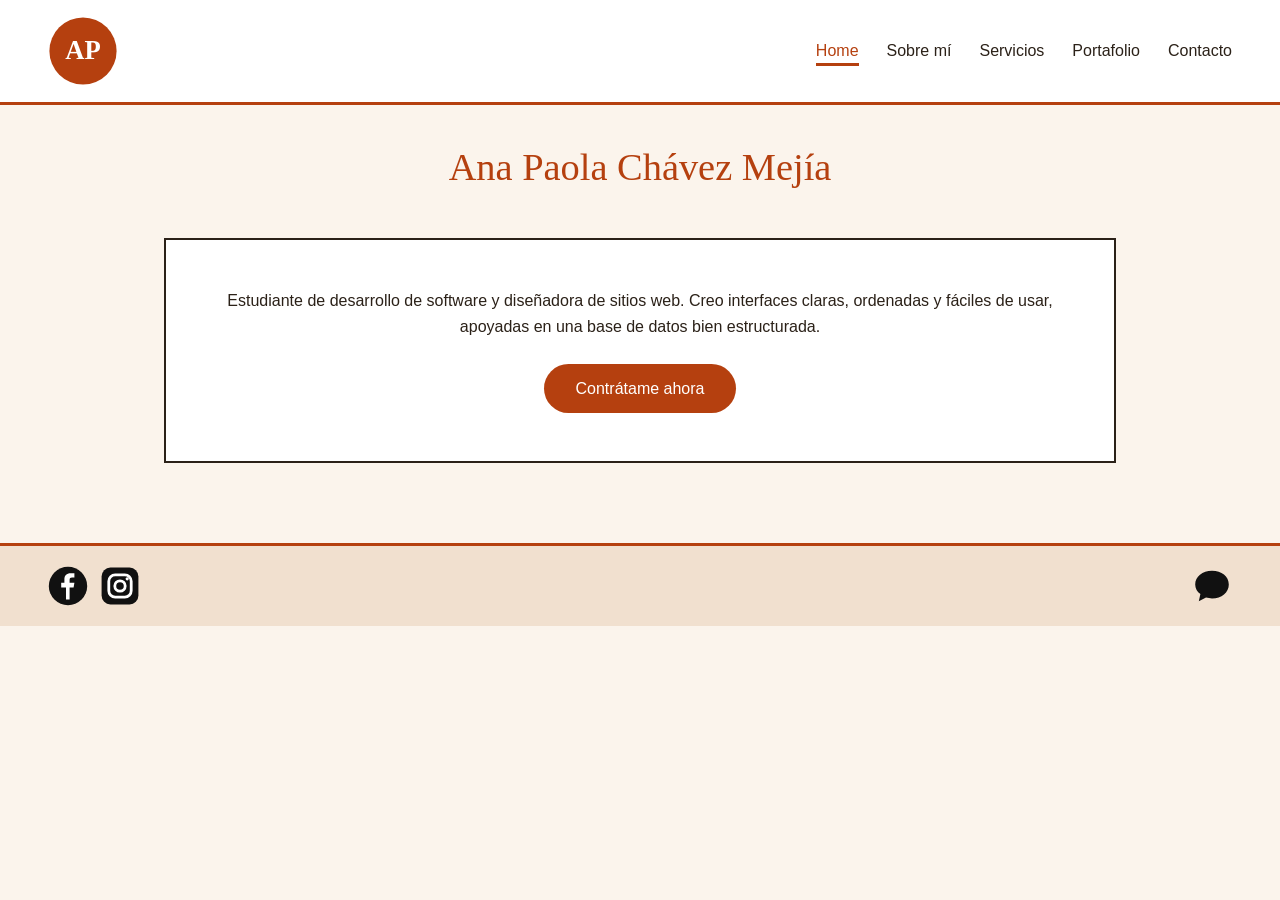
<file: index.html>
<!DOCTYPE html>
<html lang="es">
<head>
  <meta charset="UTF-8">
  <meta name="viewport" content="width=device-width, initial-scale=1.0">
  <title>Home | Ana Paola Chávez Mejía</title>
  <link rel="stylesheet" href="styles.css">
</head>
<body>
  <header class="encabezado">
    <a href="index.html"><img id="logo" src="img/logo.svg" alt="Logotipo con las iniciales AP"></a>
    <nav>
      <ul>
        <li><a href="index.html" class="activo" aria-current="page">Home</a></li>
        <li><a href="sobre-mi.html">Sobre mí</a></li>
        <li><a href="servicios.html">Servicios</a></li>
        <li><a href="portafolio.html">Portafolio</a></li>
        <li><a href="contacto.html">Contacto</a></li>
      </ul>
    </nav>
  </header>

  <main class="contenedor">
    <h1>Ana Paola Chávez Mejía</h1>
    <section class="presentacion">
      <p>Estudiante de desarrollo de software y diseñadora de sitios web. Creo interfaces claras, ordenadas y fáciles de usar, apoyadas en una base de datos bien estructurada.</p>
      <a class="boton-primario" href="contacto.html">Contrátame ahora</a>
    </section>
  </main>

  <footer class="pie">
    <div class="redes">
      <a href="https://www.facebook.com/" target="_blank" rel="noopener"><img src="img/facebook.svg" alt="Facebook"></a>
      <a href="https://www.instagram.com/" target="_blank" rel="noopener"><img src="img/instagram.svg" alt="Instagram"></a>
    </div>
    <a href="contacto.html"><img src="img/chat.svg" alt="Ir a la página de contacto"></a>
  </footer>
</body>
</html>
</file>
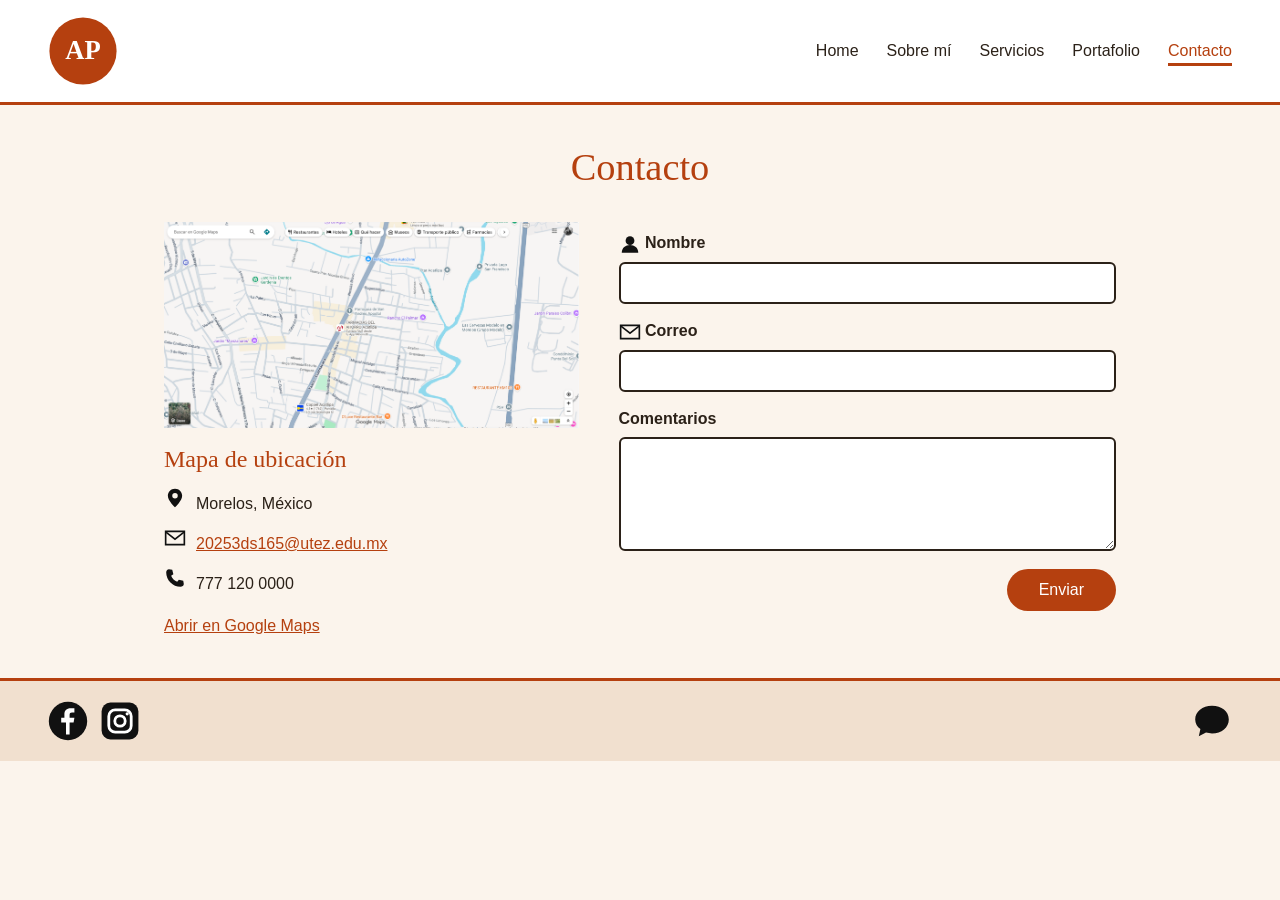
<file: contacto.html>
<!DOCTYPE html>
<html lang="es">
<head>
  <meta charset="UTF-8">
  <meta name="viewport" content="width=device-width, initial-scale=1.0">
  <title>Contacto | Ana Paola Chávez Mejía</title>
  <link rel="stylesheet" href="styles.css">
</head>
<body>
  <header class="encabezado">
    <a href="index.html"><img id="logo" src="img/logo.svg" alt="Logotipo con las iniciales AP"></a>
    <nav>
      <ul>
        <li><a href="index.html">Home</a></li>
        <li><a href="sobre-mi.html">Sobre mí</a></li>
        <li><a href="servicios.html">Servicios</a></li>
        <li><a href="portafolio.html">Portafolio</a></li>
        <li><a href="contacto.html" class="activo" aria-current="page">Contacto</a></li>
      </ul>
    </nav>
  </header>

  <main class="contenedor">
    <h1>Contacto</h1>
    <div class="contacto">
      <section class="datos">
        <img src="img/mapa.jpg" alt="Mapa de ubicación en Google Maps">
        <h2>Mapa de ubicación</h2>
        <ul>
          <li><img src="img/ico-pin.svg" alt="" class="icono"> Morelos, México</li>
          <li><img src="img/ico-mail.svg" alt="" class="icono"> <a href="mailto:20253ds165@utez.edu.mx">20253ds165@utez.edu.mx</a></li>
          <li><img src="img/ico-phone.svg" alt="" class="icono"> 777 120 0000</li>
        </ul>
        <a href="https://www.google.com/maps" target="_blank" rel="noopener">Abrir en Google Maps</a>
      </section>
      <form class="formulario" action="#" method="post">
        <label for="nombre"><img src="img/ico-user.svg" alt="" class="icono"> Nombre</label>
        <input type="text" id="nombre" name="nombre">
        <label for="correo"><img src="img/ico-mail.svg" alt="" class="icono"> Correo</label>
        <input type="email" id="correo" name="correo">
        <label for="comentarios">Comentarios</label>
        <textarea id="comentarios" name="comentarios" rows="5"></textarea>
        <button type="submit" class="boton-primario">Enviar</button>
      </form>
    </div>
  </main>

  <footer class="pie">
    <div class="redes">
      <a href="https://www.facebook.com/" target="_blank" rel="noopener"><img src="img/facebook.svg" alt="Facebook"></a>
      <a href="https://www.instagram.com/" target="_blank" rel="noopener"><img src="img/instagram.svg" alt="Instagram"></a>
    </div>
    <a href="contacto.html"><img src="img/chat.svg" alt="Ir a la página de contacto"></a>
  </footer>
</body>
</html>
</file>
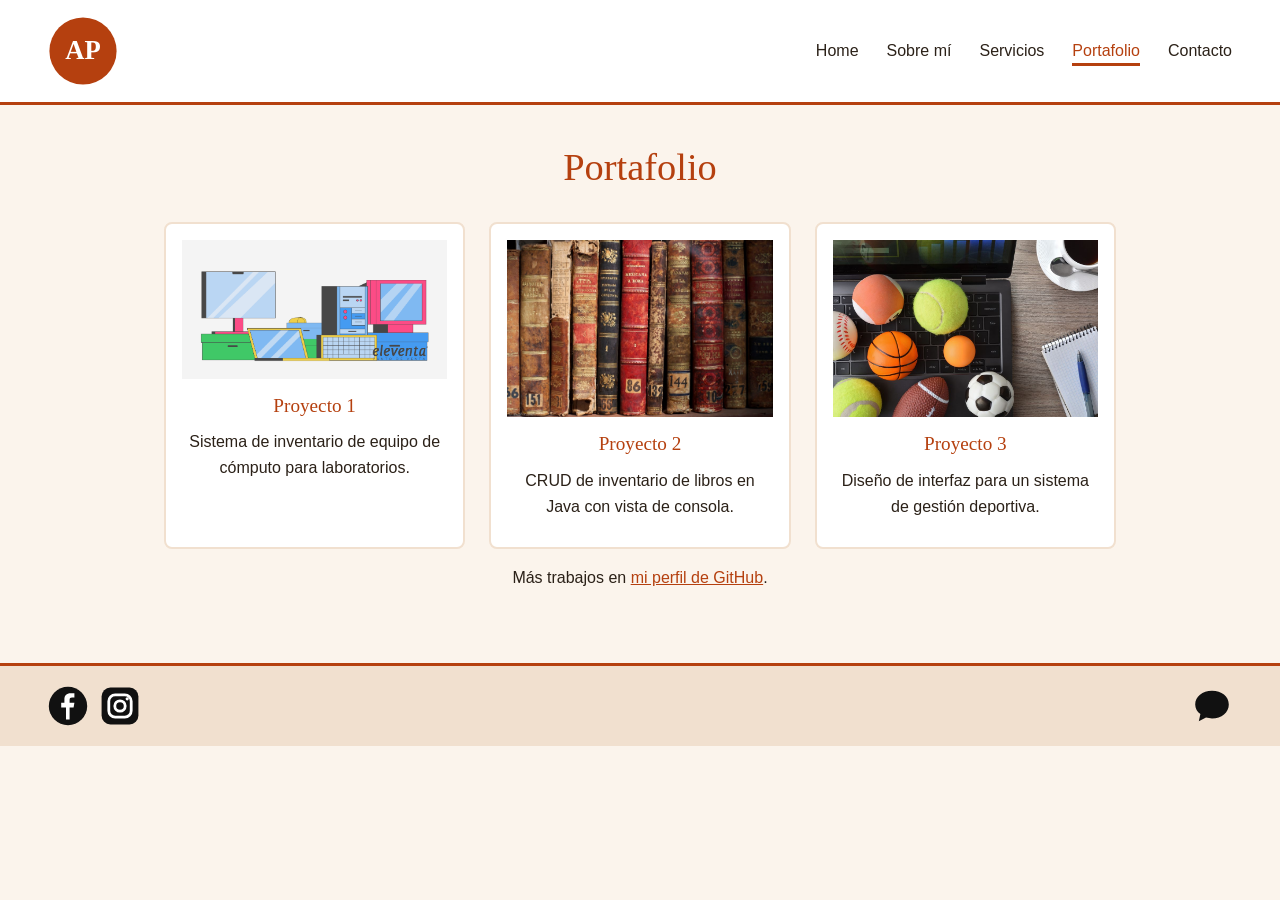
<file: portafolio.html>
<!DOCTYPE html>
<html lang="es">
<head>
  <meta charset="UTF-8">
  <meta name="viewport" content="width=device-width, initial-scale=1.0">
  <title>Portafolio | Ana Paola Chávez Mejía</title>
  <link rel="stylesheet" href="styles.css">
</head>
<body>
  <header class="encabezado">
    <a href="index.html"><img id="logo" src="img/logo.svg" alt="Logotipo con las iniciales AP"></a>
    <nav>
      <ul>
        <li><a href="index.html">Home</a></li>
        <li><a href="sobre-mi.html">Sobre mí</a></li>
        <li><a href="servicios.html">Servicios</a></li>
        <li><a href="portafolio.html" class="activo" aria-current="page">Portafolio</a></li>
        <li><a href="contacto.html">Contacto</a></li>
      </ul>
    </nav>
  </header>

  <main class="contenedor">
    <h1>Portafolio</h1>
    <div class="galeria">
      <section class="proyecto">
        <img src="img/proyecto1.jpg" alt="Captura del sistema de inventario de equipo de cómputo">
        <h2>Proyecto 1</h2>
        <p>Sistema de inventario de equipo de cómputo para laboratorios.</p>
      </section>
      <section class="proyecto">
        <img src="img/proyecto2.jpg" alt="Captura del CRUD de inventario de libros en Java">
        <h2>Proyecto 2</h2>
        <p>CRUD de inventario de libros en Java con vista de consola.</p>
      </section>
      <section class="proyecto">
        <img src="img/proyecto3.jpg" alt="Captura del diseño de la interfaz del sistema SIGVA">
        <h2>Proyecto 3</h2>
        <p>Diseño de interfaz para un sistema de gestión deportiva.</p>
      </section>
    </div>
    <p class="intro">Más trabajos en <a href="https://github.com/animejia0703-dotcom" target="_blank" rel="noopener">mi perfil de GitHub</a>.</p>
  </main>

  <footer class="pie">
    <div class="redes">
      <a href="https://www.facebook.com/" target="_blank" rel="noopener"><img src="img/facebook.svg" alt="Facebook"></a>
      <a href="https://www.instagram.com/" target="_blank" rel="noopener"><img src="img/instagram.svg" alt="Instagram"></a>
    </div>
    <a href="contacto.html"><img src="img/chat.svg" alt="Ir a la página de contacto"></a>
  </footer>
</body>
</html>
</file>
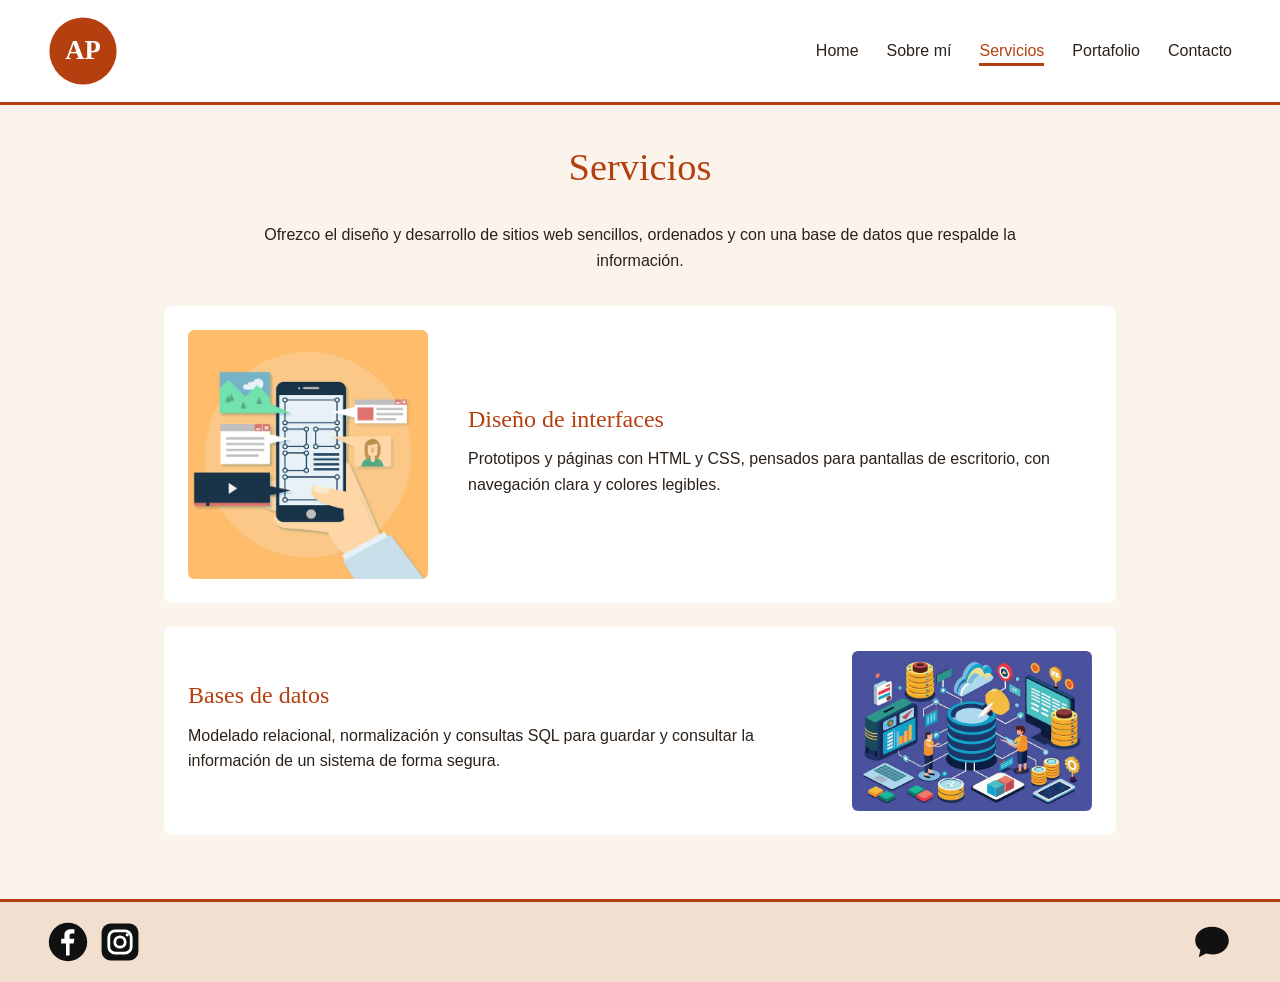
<file: servicios.html>
<!DOCTYPE html>
<html lang="es">
<head>
  <meta charset="UTF-8">
  <meta name="viewport" content="width=device-width, initial-scale=1.0">
  <title>Servicios | Ana Paola Chávez Mejía</title>
  <link rel="stylesheet" href="styles.css">
</head>
<body>
  <header class="encabezado">
    <a href="index.html"><img id="logo" src="img/logo.svg" alt="Logotipo con las iniciales AP"></a>
    <nav>
      <ul>
        <li><a href="index.html">Home</a></li>
        <li><a href="sobre-mi.html">Sobre mí</a></li>
        <li><a href="servicios.html" class="activo" aria-current="page">Servicios</a></li>
        <li><a href="portafolio.html">Portafolio</a></li>
        <li><a href="contacto.html">Contacto</a></li>
      </ul>
    </nav>
  </header>

  <main class="contenedor">
    <h1>Servicios</h1>
    <p class="intro">Ofrezco el diseño y desarrollo de sitios web sencillos, ordenados y con una base de datos que respalde la información.</p>
    <section class="servicio" id="interfaces">
      <img src="img/servicio-interfaces.jpg" alt="Ilustración del servicio de diseño de interfaces">
      <div>
        <h2>Diseño de interfaces</h2>
        <p>Prototipos y páginas con HTML y CSS, pensados para pantallas de escritorio, con navegación clara y colores legibles.</p>
      </div>
    </section>
    <section class="servicio inverso" id="bases-de-datos">
      <img src="img/servicio-bd.jpg" alt="Ilustración del servicio de bases de datos">
      <div>
        <h2>Bases de datos</h2>
        <p>Modelado relacional, normalización y consultas SQL para guardar y consultar la información de un sistema de forma segura.</p>
      </div>
    </section>
  </main>

  <footer class="pie">
    <div class="redes">
      <a href="https://www.facebook.com/" target="_blank" rel="noopener"><img src="img/facebook.svg" alt="Facebook"></a>
      <a href="https://www.instagram.com/" target="_blank" rel="noopener"><img src="img/instagram.svg" alt="Instagram"></a>
    </div>
    <a href="contacto.html"><img src="img/chat.svg" alt="Ir a la página de contacto"></a>
  </footer>
</body>
</html>
</file>
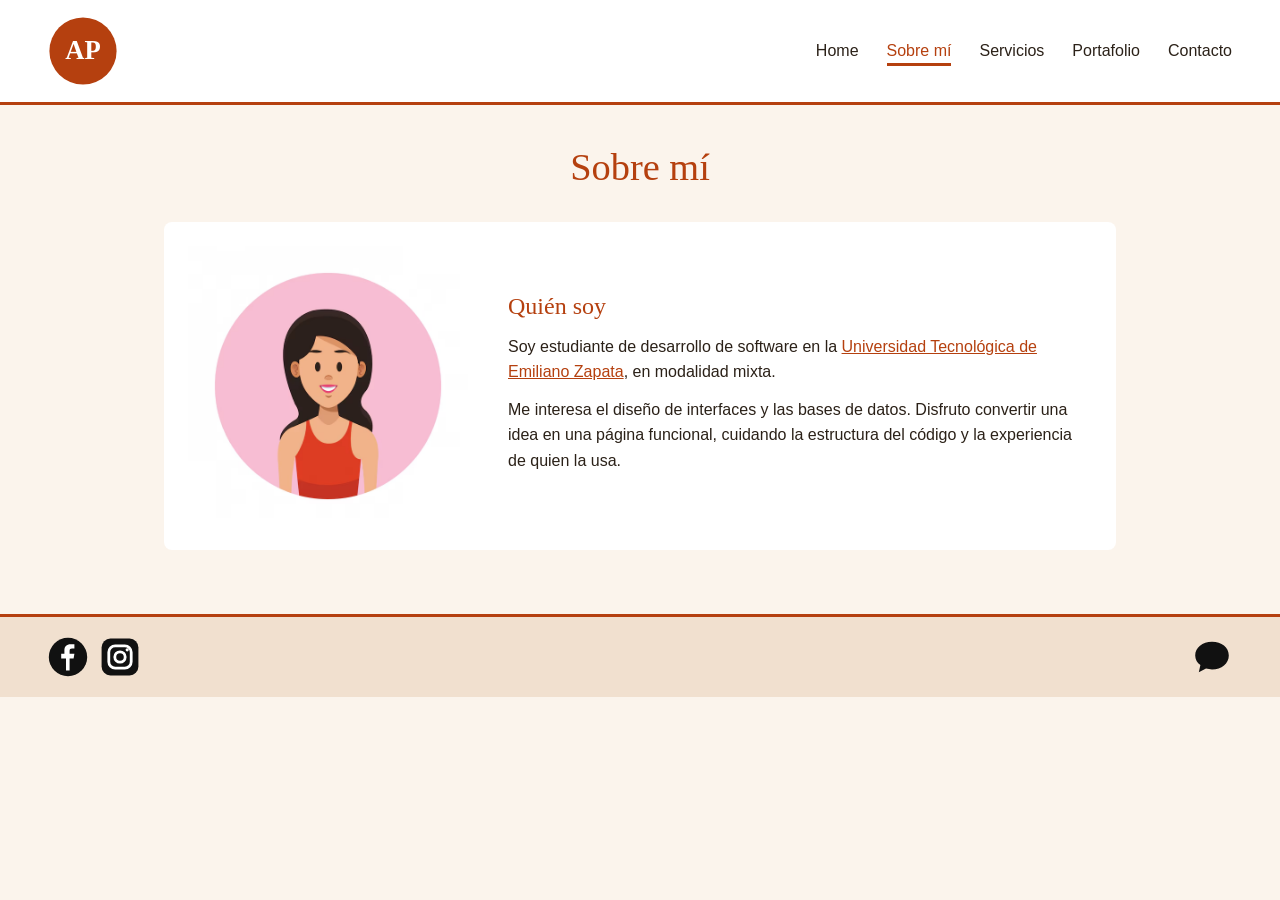
<file: sobre-mi.html>
<!DOCTYPE html>
<html lang="es">
<head>
  <meta charset="UTF-8">
  <meta name="viewport" content="width=device-width, initial-scale=1.0">
  <title>Sobre mí | Ana Paola Chávez Mejía</title>
  <link rel="stylesheet" href="styles.css">
</head>
<body>
  <header class="encabezado">
    <a href="index.html"><img id="logo" src="img/logo.svg" alt="Logotipo con las iniciales AP"></a>
    <nav>
      <ul>
        <li><a href="index.html">Home</a></li>
        <li><a href="sobre-mi.html" class="activo" aria-current="page">Sobre mí</a></li>
        <li><a href="servicios.html">Servicios</a></li>
        <li><a href="portafolio.html">Portafolio</a></li>
        <li><a href="contacto.html">Contacto</a></li>
      </ul>
    </nav>
  </header>

  <main class="contenedor">
    <h1>Sobre mí</h1>
    <section class="sobre-mi">
      <img src="img/perfil.jpg" alt="Fotografía de perfil de Ana Paola Chávez Mejía">
      <div>
        <h2>Quién soy</h2>
        <p>Soy estudiante de desarrollo de software en la <a href="https://www.utez.edu.mx/" target="_blank" rel="noopener">Universidad Tecnológica de Emiliano Zapata</a>, en modalidad mixta.</p>
        <p>Me interesa el diseño de interfaces y las bases de datos. Disfruto convertir una idea en una página funcional, cuidando la estructura del código y la experiencia de quien la usa.</p>
      </div>
    </section>
  </main>

  <footer class="pie">
    <div class="redes">
      <a href="https://www.facebook.com/" target="_blank" rel="noopener"><img src="img/facebook.svg" alt="Facebook"></a>
      <a href="https://www.instagram.com/" target="_blank" rel="noopener"><img src="img/instagram.svg" alt="Instagram"></a>
    </div>
    <a href="contacto.html"><img src="img/chat.svg" alt="Ir a la página de contacto"></a>
  </footer>
</body>
</html>
</file>
<file: styles.css>
/* Colores y tipografía base */
:root {
  --terracota: #B5400F;
  --terracota-oscuro: #8F3009;
  --fondo: #FBF4EC;
  --arena: #F1E0CF;
  --texto: #2B2118;
}

* { box-sizing: border-box; }

body {
  margin: 0;
  font-family: "Segoe UI", Arial, sans-serif;
  font-size: 1rem;
  line-height: 1.6;
  color: var(--texto);
  background-color: var(--fondo);
}

/* Selectores de tipo */
h1, h2 {
  font-family: Georgia, "Times New Roman", serif;
  color: var(--terracota);
  font-weight: normal;
}
h1 { text-align: center; font-size: 2.4rem; margin: 0 0 24px; }
h2 { font-size: 1.5rem; margin: 0 0 8px; }
p { margin: 0 0 12px; }
a { color: var(--terracota); }
a:hover { color: var(--terracota-oscuro); }
img { max-width: 100%; display: block; }

/* Encabezado y navegación */
.encabezado {
  display: flex;
  justify-content: space-between;
  align-items: center;
  padding: 16px 48px;
  margin-bottom: 32px;
  background-color: #fff;
  border-bottom: 3px solid var(--terracota);
}
#logo { width: 70px; height: 70px; }
nav ul { list-style: none; display: flex; gap: 28px; margin: 0; padding: 0; }
nav a {
  text-decoration: none;
  color: var(--texto);
  padding: 4px 0;
  border-bottom: 3px solid transparent;
}
nav a:hover, nav a.activo { color: var(--terracota); border-bottom-color: var(--terracota); }

/* Contenido principal */
.contenedor { max-width: 1000px; margin: 0 auto; padding: 0 24px 40px; }
.intro { text-align: center; max-width: 760px; margin: 0 auto 32px; }

.presentacion {
  border: 2px solid var(--texto);
  background-color: #fff;
  padding: 48px 56px;
  margin: 40px 0;
  text-align: center;
}

/* Botón con pseudo-clase :hover */
.boton-primario {
  display: inline-block;
  margin-top: 12px;
  padding: 12px 32px;
  border: none;
  border-radius: 999px;
  background-color: var(--terracota);
  color: #fff;
  font-family: inherit;
  font-size: 1rem;
  text-decoration: none;
  cursor: pointer;
  transition: background-color 0.2s, box-shadow 0.2s;
}
.boton-primario:hover {
  background-color: var(--terracota-oscuro);
  color: #fff;
  box-shadow: 0 4px 10px rgba(0, 0, 0, 0.3);
}
.boton-primario:focus-visible { outline: 3px solid var(--texto); outline-offset: 2px; }

/* Sobre mí y servicios */
.sobre-mi, .servicio {
  display: flex;
  align-items: center;
  gap: 40px;
  padding: 24px;
  margin-bottom: 24px;
  background-color: #fff;
  border-radius: 8px;
}
.sobre-mi img { width: 280px; }
.servicio img { width: 240px; border-radius: 6px; }
.servicio.inverso { flex-direction: row-reverse; }

/* Portafolio */
.galeria { display: grid; grid-template-columns: repeat(3, 1fr); gap: 24px; }
.proyecto {
  padding: 16px;
  margin-bottom: 16px;
  background-color: #fff;
  border: 2px solid var(--arena);
  border-radius: 8px;
  text-align: center;
}
.proyecto img { width: 100%; margin-bottom: 12px; }
.proyecto h2 { font-size: 1.2rem; }

/* Contacto */
.contacto { display: grid; grid-template-columns: 1fr 1.2fr; gap: 40px; }
.datos img { margin-bottom: 12px; }
.datos ul { list-style: none; padding: 0; margin: 0 0 12px; }
.datos li { display: flex; align-items: center; gap: 10px; margin-bottom: 6px; }
.icono { width: 22px; height: 22px; display: inline-block; vertical-align: middle; }
.formulario { display: flex; flex-direction: column; gap: 6px; }
.formulario label { font-weight: 600; margin-top: 8px; }
.formulario input, .formulario textarea {
  padding: 10px;
  border: 2px solid var(--texto);
  border-radius: 6px;
  font-family: inherit;
  font-size: 1rem;
}
.formulario input:focus, .formulario textarea:focus { outline: 3px solid var(--terracota); }
.formulario .boton-primario { align-self: flex-end; }

/* Pie de página */
.pie {
  display: flex;
  justify-content: space-between;
  align-items: center;
  padding: 20px 48px;
  background-color: var(--arena);
  border-top: 3px solid var(--terracota);
}
.redes { display: flex; gap: 12px; }
.pie img { width: 40px; height: 40px; }
</file>
